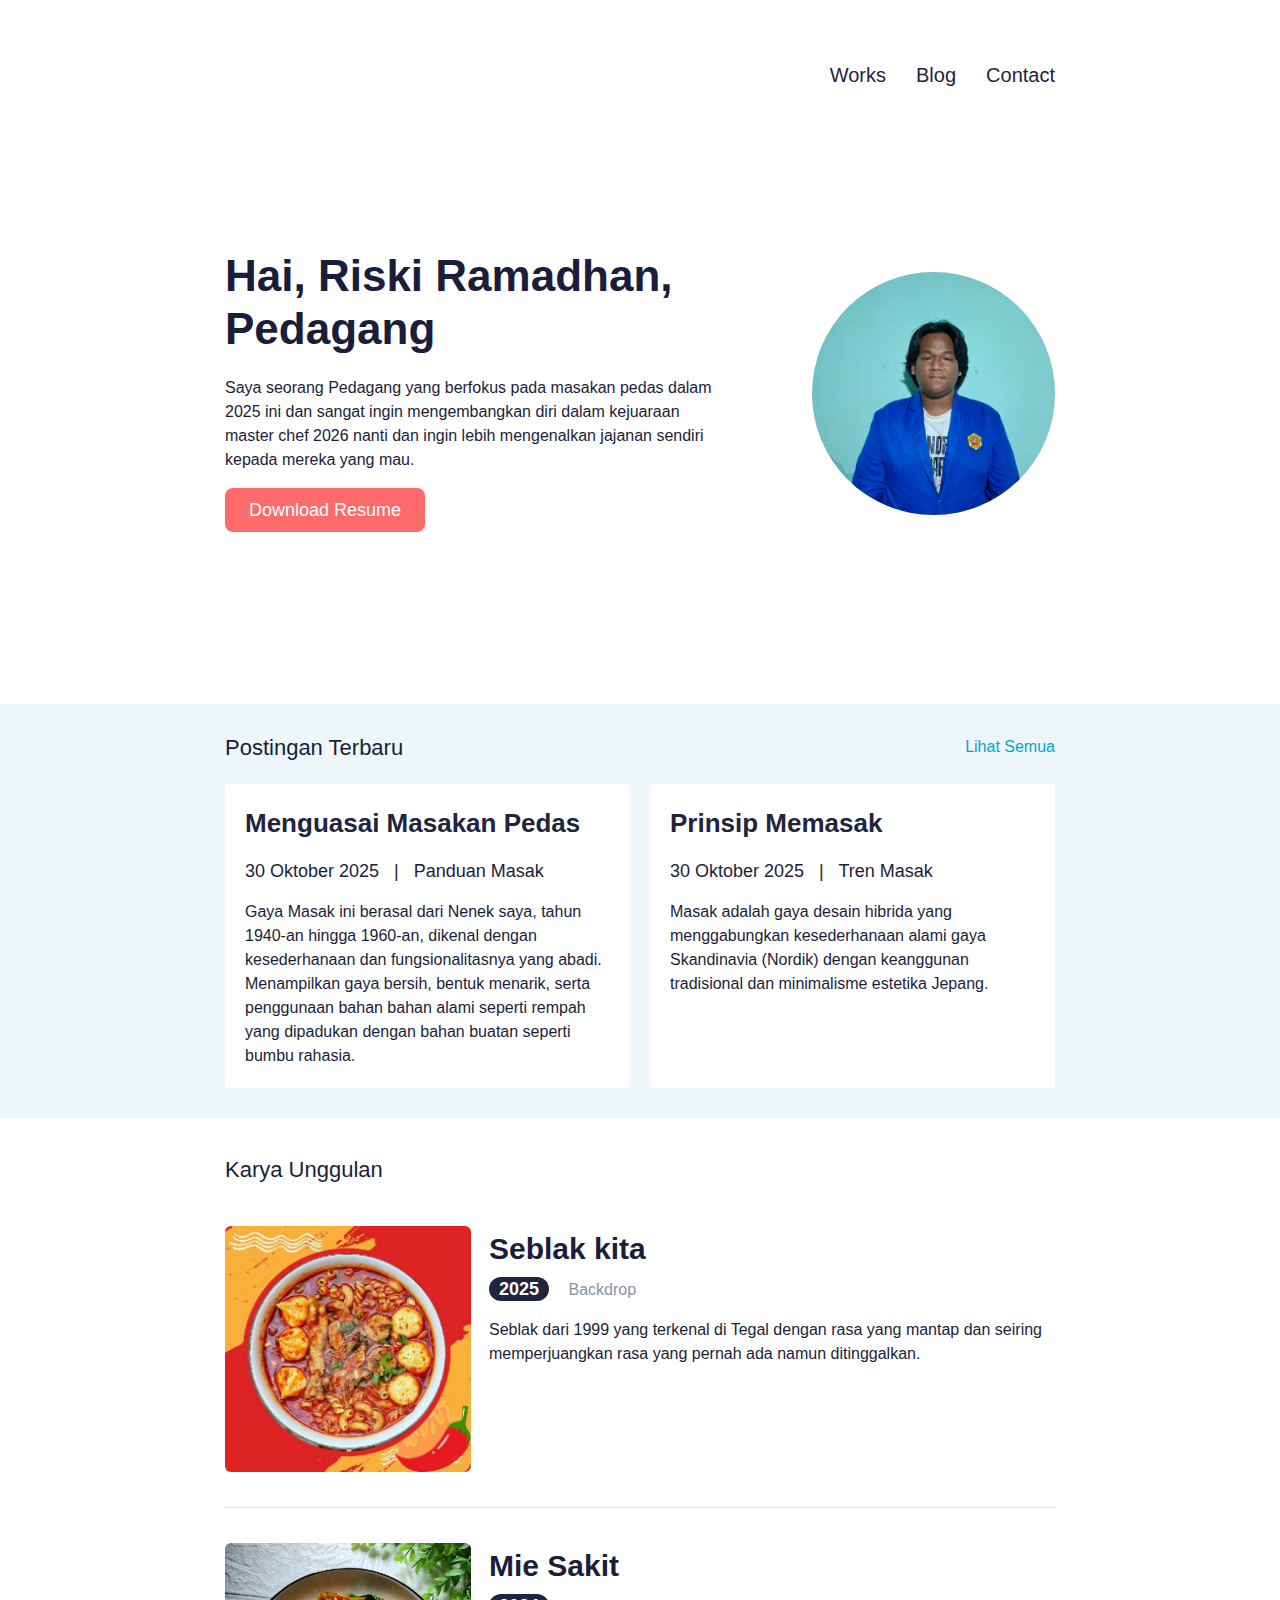
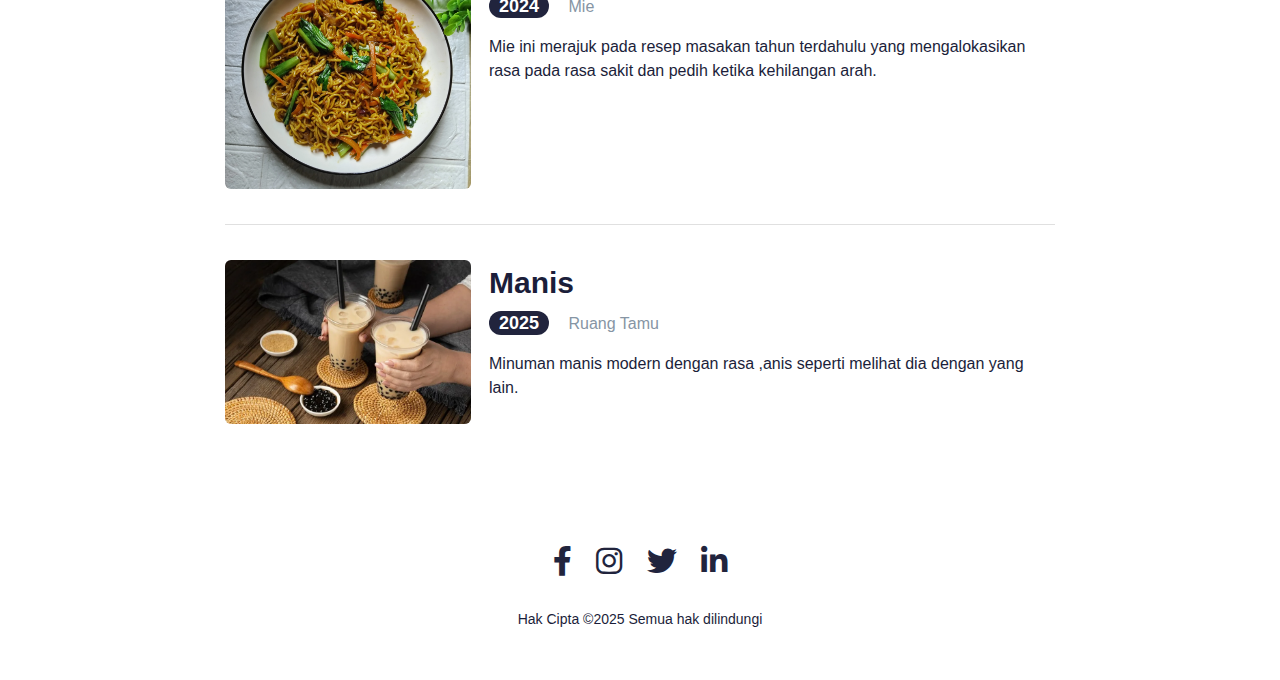
<file: index.html>
<!DOCTYPE html>
<html lang="id">
<head>
    <meta charset="UTF-8">
    <meta name="viewport" content="width=device-width, initial-scale=1.0">
    <title>Riski Ramadhan - Pedagang</title>
    <link rel="stylesheet" href="style.css">
    <link rel="stylesheet" href="https://cdnjs.cloudflare.com/ajax/libs/font-awesome/6.0.0-beta3/css/all.min.css">
</head>
<body>

    <header class="main-header">
        <div class="container">
            <nav class="main-nav">
                <ul>
                    <li><a href="works.html">Works</a></li>
                    <li><a href="blog.html">Blog</a></li>
                    <li><a href="contact.html">Contact</a></li>
                </ul>
            </nav>
        </div>
    </header>

    <main>
        <section class="hero-section container">
            <div class="hero-text">
                <h1>Hai, Riski Ramadhan,<br> Pedagang</h1>
                <p class="description">
                    Saya seorang Pedagang yang berfokus pada masakan pedas dalam 2025 ini dan sangat ingin mengembangkan diri dalam kejuaraan master chef 2026 nanti dan ingin lebih mengenalkan jajanan sendiri kepada mereka yang mau.
                </p>
                <a href="#" class="button download">Download Resume</a>
            </div>
            <div class="hero-image">
                <img src="img/kiki.jpeg" alt="dzakwan">
            </div>
        </section>

        <section class="recent-posts">
            <div class="container">
                <div class="section-header">
                    <h2>Postingan Terbaru</h2>
                    <a href="blog.html" class="view-all">Lihat Semua</a>
                </div>
                <div class="posts-grid">
                    <article class="post-card">
                        <h3><a href="single-blog.html">Menguasai Masakan Pedas</a></h3>
                        <p class="meta">30 Oktober 2025 &nbsp; | &nbsp; Panduan Masak</p>
                        <p class="excerpt">
                            Gaya Masak ini berasal dari Nenek saya, tahun 1940-an hingga 1960-an, dikenal dengan kesederhanaan
                            dan fungsionalitasnya yang abadi. Menampilkan gaya bersih, bentuk menarik, serta penggunaan bahan bahan
                            alami seperti rempah yang dipadukan dengan bahan buatan seperti bumbu rahasia.
                        </p>
                    </article>
                    <article class="post-card">
                        <h3><a href="single-blog.html">Prinsip Memasak</a></h3>
                        <p class="meta">30 Oktober 2025 &nbsp; | &nbsp; Tren Masak</p>
                        <p class="excerpt">
                            Masak adalah gaya desain hibrida yang menggabungkan kesederhanaan alami gaya Skandinavia (Nordik)
                            dengan keanggunan tradisional dan minimalisme estetika Jepang.
                        </p>
                    </article>
                </div>
            </div>
        </section>

        <section class="featured-works container">
            <h2>Karya Unggulan</h2>
            <div class="work-list">
                <article class="work-item">
                    <img src="img/111.jepg.jpeg" alt="Masak">
                    <div class="work-details">
                        <h3>Seblak kita</h3>
                        <div class="tags">
                            <span class="year">2025</span>
                            <span class="category">Backdrop</span>
                        </div>
                        <p>
                            Seblak dari 1999 yang terkenal di Tegal dengan rasa yang mantap dan seiring memperjuangkan rasa yang pernah ada namun ditinggalkan.
                        </p>
                    </div>
                </article>
                <hr>
                <article class="work-item">
                    <img src="img/mie.jpeg" alt="Masak">
                    <div class="work-details">
                        <h3>Mie Sakit</h3>
                        <div class="tags">
                            <span class="year">2024</span>
                            <span class="category">Mie</span>
                        </div>
                        <p>
                            Mie ini merajuk pada resep masakan tahun terdahulu yang mengalokasikan rasa pada rasa sakit dan pedih ketika kehilangan arah.
                        </p>
                    </div>
                </article>
                <hr>
                <article class="work-item">
                    <img src="img/341.webp" alt="Manis">
                    <div class="work-details">
                        <h3>Manis</h3>
                        <div class="tags">
                            <span class="year">2025</span>
                            <span class="category">Ruang Tamu</span>
                        </div>
                        <p>
                            Minuman manis modern dengan rasa ,anis seperti melihat dia dengan yang lain.
                        </p>
                    </div>
                </article>
            </div>
        </section>

    </main>

    <footer class="main-footer">
        <div class="container social-links">
            <a href="#"><i class="fab fa-facebook-f"></i></a>
            <a href="#"><i class="fab fa-instagram"></i></a>
            <a href="#"><i class="fab fa-twitter"></i></a>
            <a href="https://www.linkedin.com/in/eka-dzakwan-venarindra-21aa2a354/"><i class="fab fa-linkedin-in"></i></a>
        </div>
        <p class="copyright">Hak Cipta &copy;2025 Semua hak dilindungi</p>
    </footer>

</body>
</html>
</file>
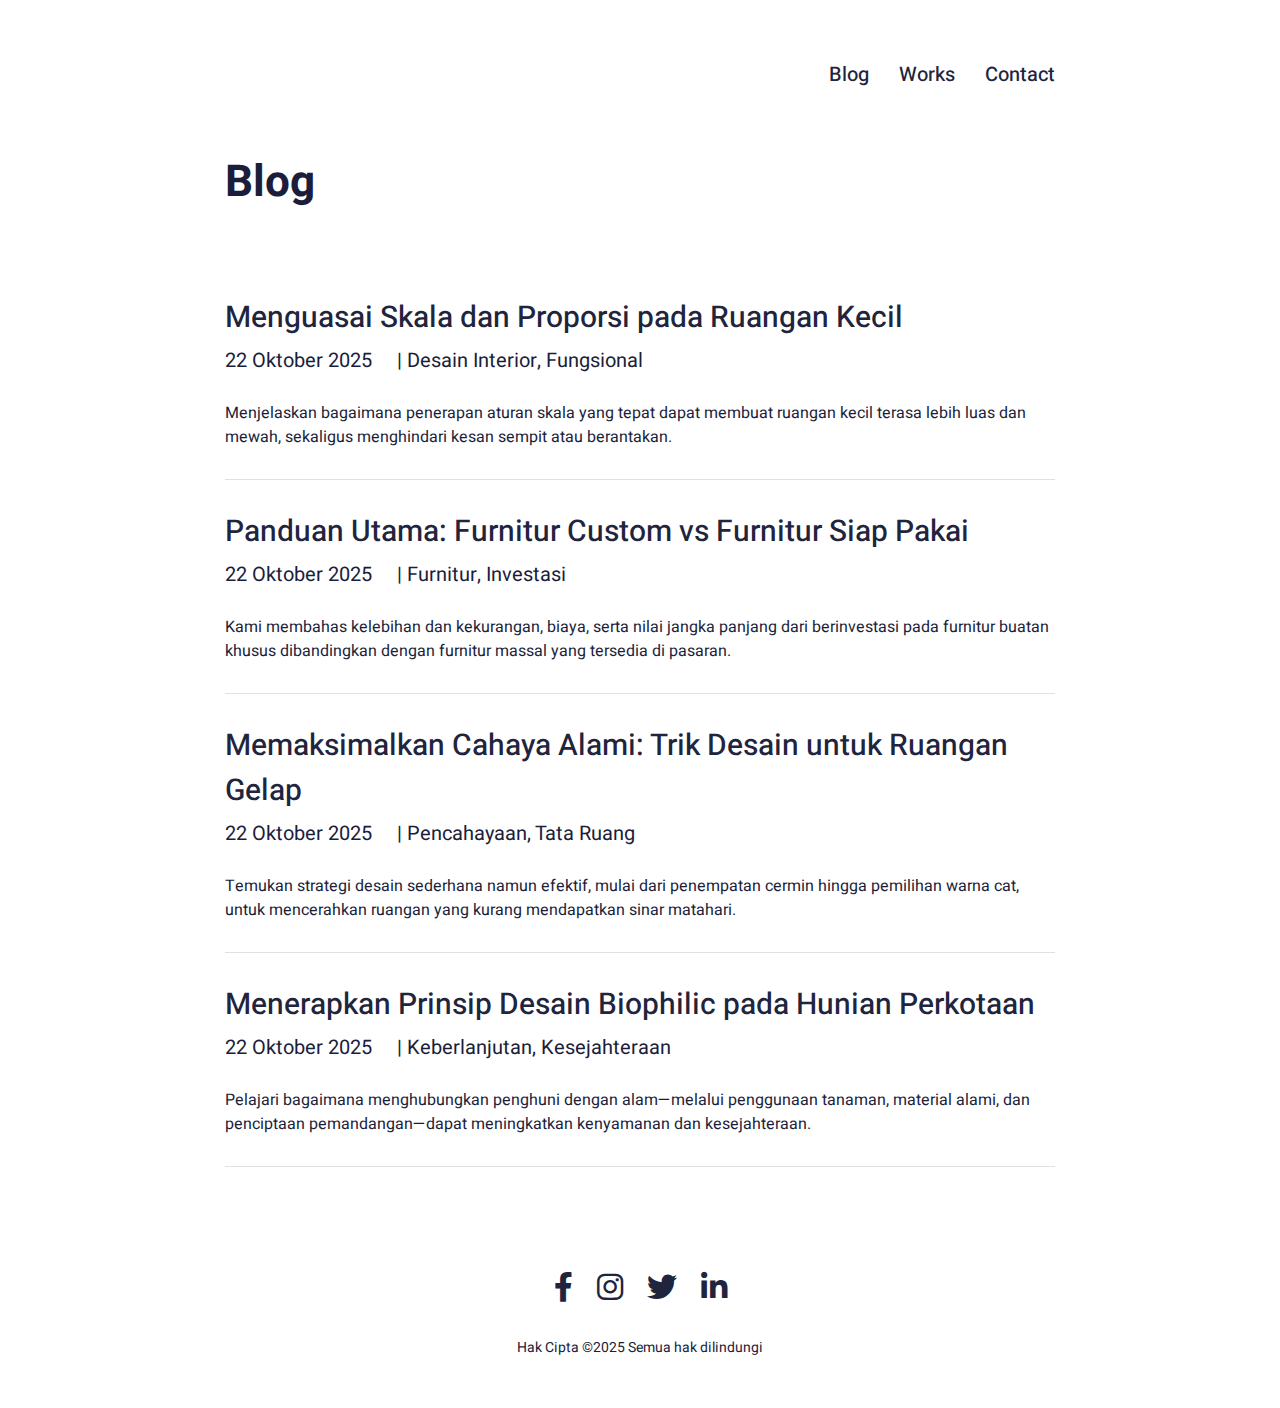
<file: blog.html>
<!DOCTYPE html>
<html lang="id">
<head>
    <meta charset="UTF-8">
    <meta name="viewport" content="width=device-width, initial-scale=1.0">
    <title>Halaman Blog</title>
    <link rel="stylesheet" href="style.css">
    <link href="https://fonts.googleapis.com/css2?family=Heebo:wght@400;500;700;900&display=swap" rel="stylesheet">
    <link rel="stylesheet" href="https://cdnjs.cloudflare.com/ajax/libs/font-awesome/6.0.0-beta3/css/all.min.css">
</head>
<body>

    <header class="main-header">
        <div class="container">
            <nav class="main-nav">
                <ul>
                    <li><a href="blog.html" class="active">Blog</a></li>
                    <li><a href="works.html">Works</a></li> 
                    <li><a href="contact.html">Contact</a></li>
                </ul>
            </nav>
        </div>
    </header>

    <main>
        <section class="blog-page-content container">
            
            <h1>Blog</h1>
            
            <div class="article-list">
                
                <article class="blog-article-item">
                    <h2><a href="single-blog.html">Menguasai Skala dan Proporsi pada Ruangan Kecil</a></h2>
                    <p class="meta">
                        <span>22 Oktober 2025</span> | <span>Desain Interior, Fungsional</span>
                    </p>
                    <p>
                        Menjelaskan bagaimana penerapan aturan skala yang tepat dapat membuat ruangan kecil terasa lebih luas dan mewah,
                        sekaligus menghindari kesan sempit atau berantakan.
                    </p>
                </article>
                <hr> 
                
                <article class="blog-article-item">
                    <h2><a href="single-blog.html">Panduan Utama: Furnitur Custom vs Furnitur Siap Pakai</a></h2>
                    <p class="meta">
                        <span>22 Oktober 2025</span> | <span>Furnitur, Investasi</span>
                    </p>
                    <p>
                        Kami membahas kelebihan dan kekurangan, biaya, serta nilai jangka panjang dari berinvestasi pada furnitur
                        buatan khusus dibandingkan dengan furnitur massal yang tersedia di pasaran.
                    </p>
                </article>
                <hr>
                
                <article class="blog-article-item">
                    <h2><a href="single-blog.html">Memaksimalkan Cahaya Alami: Trik Desain untuk Ruangan Gelap</a></h2>
                    <p class="meta">
                        <span>22 Oktober 2025</span> | <span>Pencahayaan, Tata Ruang</span>
                    </p>
                    <p>
                        Temukan strategi desain sederhana namun efektif, mulai dari penempatan cermin hingga pemilihan warna cat,
                        untuk mencerahkan ruangan yang kurang mendapatkan sinar matahari.
                    </p>
                </article>
                <hr>
                
                <article class="blog-article-item">
                    <h2><a href="single-blog.html">Menerapkan Prinsip Desain Biophilic pada Hunian Perkotaan</a></h2>
                    <p class="meta">
                        <span>22 Oktober 2025</span> | <span>Keberlanjutan, Kesejahteraan</span>
                    </p>
                    <p>
                        Pelajari bagaimana menghubungkan penghuni dengan alam—melalui penggunaan tanaman, material alami,
                        dan penciptaan pemandangan—dapat meningkatkan kenyamanan dan kesejahteraan.
                    </p>
                </article>
                <hr>
                
            </div>
        </section>
    </main>

    <footer class="main-footer" id="contact">
        <div class="container social-links">
            <a href="#"><i class="fab fa-facebook-f"></i></a>
            <a href="#"><i class="fab fa-instagram"></i></a>
            <a href="#"><i class="fab fa-twitter"></i></a>
            <a href="https://www.linkedin.com/in/eka-dzakwan-venarindra-21aa2a354/"><i class="fab fa-linkedin-in"></i></a>
        </div>
        <p class="copyright">Hak Cipta &copy;2025 Semua hak dilindungi</p>
    </footer>

</body>
</html>
</file>
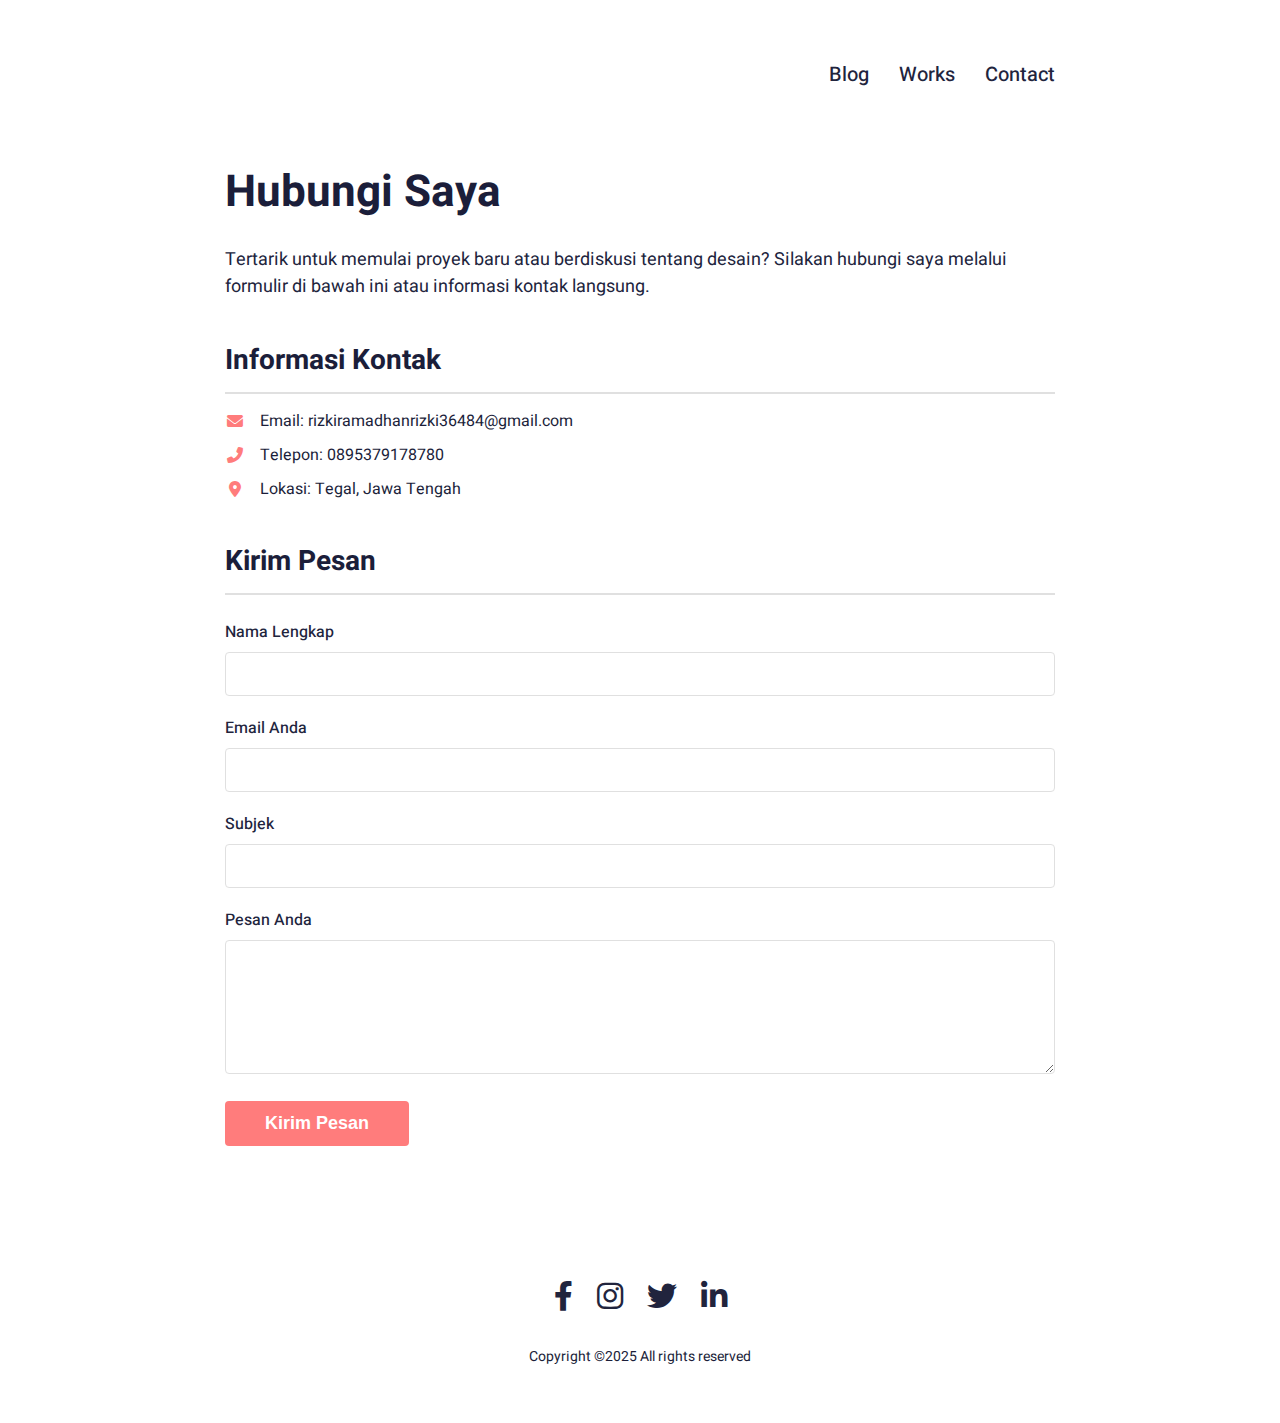
<file: contact.html>
<!DOCTYPE html>
<html lang="id">
<head>
    <meta charset="UTF-8">
    <meta name="viewport" content="width=device-width, initial-scale=1.0">
    <title>Kontak - Eka Dzakwan Venarindra</title> 
    
    <link rel="stylesheet" href="style.css">
    <link href="https://fonts.googleapis.com/css2?family=Heebo:wght@400;500;700;900&display=swap" rel="stylesheet">
    <link rel="stylesheet" href="https://cdnjs.cloudflare.com/ajax/libs/font-awesome/6.0.0-beta3/css/all.min.css">
</head>
<body>

    <header class="main-header">
        <div class="container">
            <nav class="main-nav">
                <ul>
                    <li><a href="blog.html">Blog</a></li>
                    <li><a href="works.html">Works</a></li> 
                    <li><a href="contact.html" class="active">Contact</a></li>
                </ul>
            </nav>
        </div>
    </header>

    <main>
        <section class="contact-page-content container">
            <h1>Hubungi Saya</h1>
            <p class="contact-intro">
                Tertarik untuk memulai proyek baru atau berdiskusi tentang desain? Silakan hubungi saya melalui formulir di bawah ini atau informasi kontak langsung.
            </p>

            <div class="quick-contact">
                <h2>Informasi Kontak</h2>
                <p><i class="fas fa-envelope"></i> Email: rizkiramadhanrizki36484@gmail.com</p>
                <p><i class="fas fa-phone-alt"></i> Telepon: 0895379178780</p>
                <p><i class="fas fa-map-marker-alt"></i> Lokasi: Tegal, Jawa Tengah</p>
            </div>

            <form action="#" method="POST" class="contact-form">
                <h2>Kirim Pesan</h2>
                <div class="form-group">
                    <label for="name">Nama Lengkap</label>
                    <input type="text" id="name" name="name" required>
                </div>
                
                <div class="form-group">
                    <label for="email">Email Anda</label>
                    <input type="email" id="email" name="email" required>
                </div>

                <div class="form-group">
                    <label for="subject">Subjek</label>
                    <input type="text" id="subject" name="subject" required>
                </div>
                
                <div class="form-group">
                    <label for="message">Pesan Anda</label>
                    <textarea id="message" name="message" rows="6" required></textarea>
                </div>
                
                <button type="submit" class="btn btn-primary">Kirim Pesan</button>
            </form>
        </section>
    </main>

    <footer class="main-footer" id="contact">
        <div class="container social-links">
            <a href="#"><i class="fab fa-facebook-f"></i></a>
            <a href="#"><i class="fab fa-instagram"></i></a>
            <a href="#"><i class="fab fa-twitter"></i></a>
            <a href="#"><i class="fab fa-linkedin-in"></i></a>
        </div>
        <p class="copyright">Copyright &copy;2025 All rights reserved </p>
    </footer>

</body>
</html>
</file>
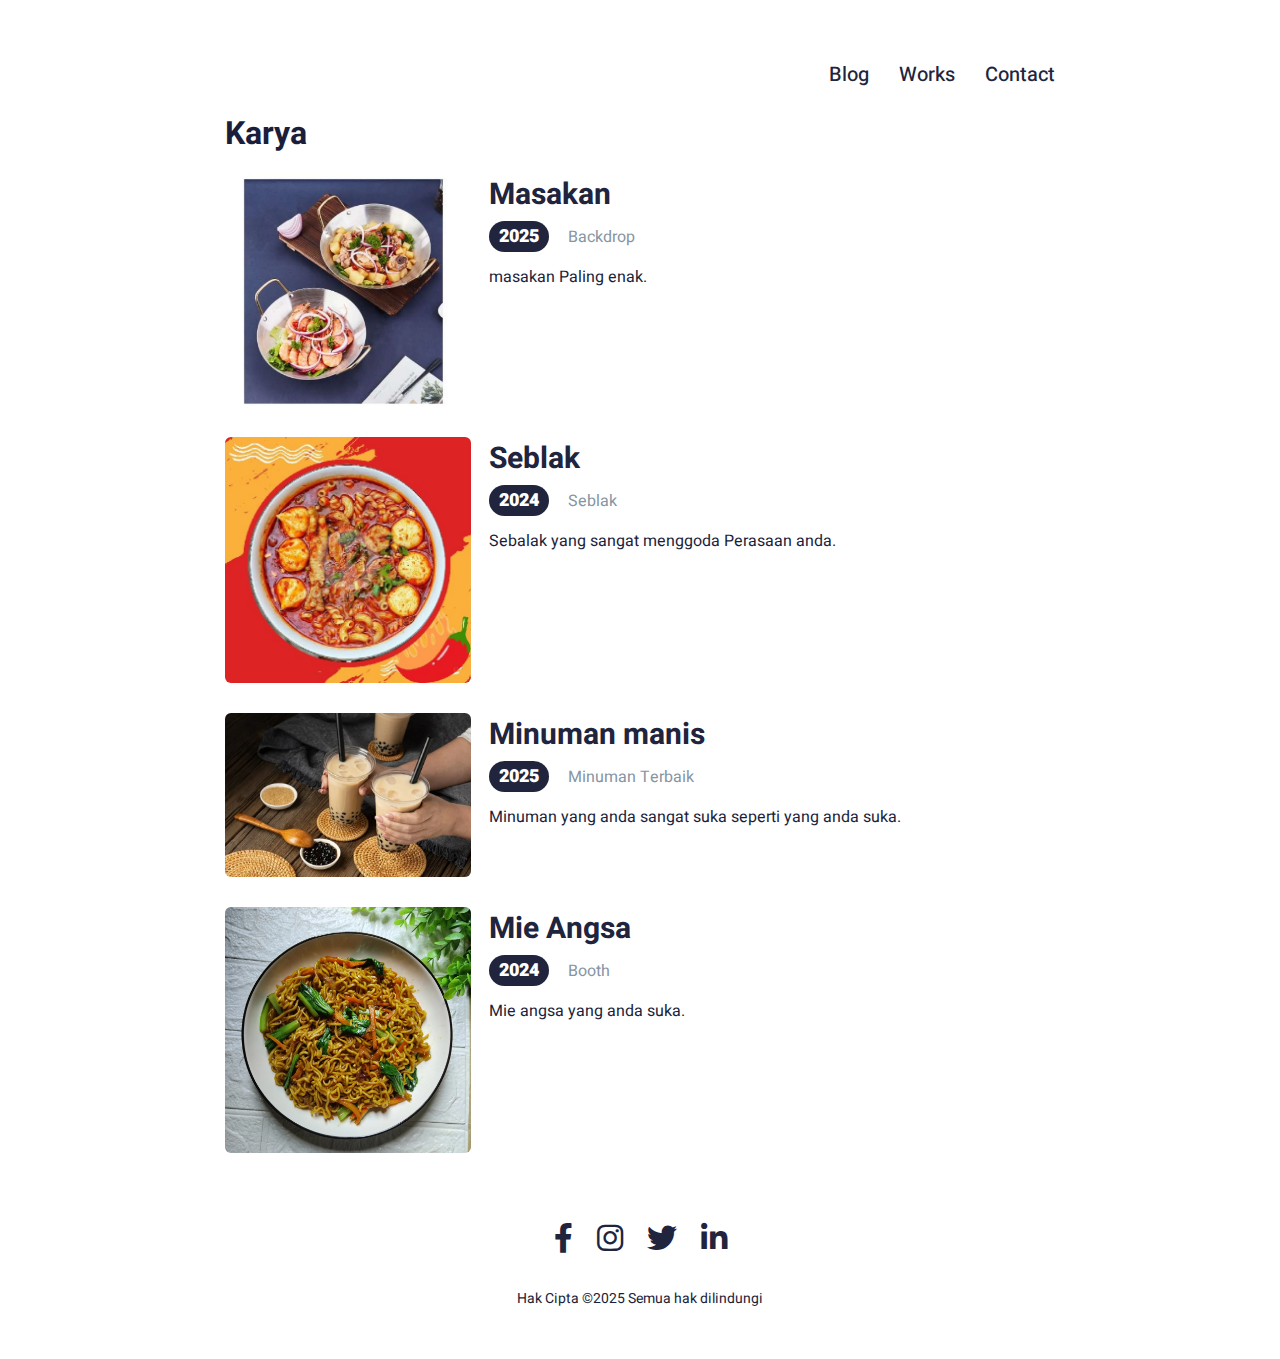
<file: works.html>
<!DOCTYPE html>
<html lang="id">
<head>
    <meta charset="UTF-8">
    <meta name="viewport" content="width=device-width, initial-scale=1.0">
    <title>Riski Ramadhan</title>
    <link rel="stylesheet" href="style.css">
    <link href="https://fonts.googleapis.com/css2?family=Heebo:wght@400;500;700;900&display=swap" rel="stylesheet">
    <link rel="stylesheet" href="https://cdnjs.cloudflare.com/ajax/libs/font-awesome/6.0.0-beta3/css/all.min.css">
</head>
<body>

    <header class="main-header">
        <div class="container">
            <nav class="main-nav">
                <ul>
                    <li><a href="blog.html">Blog</a></li>
                    <li><a href="works.html" class="active">Works</a></li>
                    <li><a href="contact.html">Contact</a></li>
                </ul>
            </nav>
        </div>
    </header>

    <main>
        <section class="work-page-content container">
            <h1>Karya</h1>
            <div class="work-list">
                
                <article class="work-item">
                    <img src="img/wajan.jpeg" alt="masak">
                    <div class="work-details">
                        <h3><a href="works_details_backdrop.html">Masakan</a></h3>
                        <div class="tags">
                            <span class="year">2025</span>
                            <span class="category">Backdrop</span>
                        </div>
                        <p>masakan Paling enak.
                        </p>
                    </div>
                </article> 
                
                <article class="work-item">
                    <img src="img/111.jepg.jpeg" alt="Minibar">
                    <div class="work-details">
                        <h3><a href="works_details.html">Seblak</a></h3>
                        <div class="tags">
                            <span class="year">2024</span>
                            <span class="category">Seblak</span>
                        </div>
                        <p>Sebalak yang sangat menggoda Perasaan anda.
                        </p>
                    </div>
                </article>
                
                <article class="work-item">
                    <img src="img/341.webp" alt="Ruang Tamu Kontemporer">
                    <div class="work-details">
                        <h3><a href="works_details_living.html">Minuman manis</a></h3>
                        <div class="tags">
                            <span class="year">2025</span>
                            <span class="category">Minuman Terbaik</span>
                        </div>
                        <p>Minuman yang anda sangat suka seperti yang anda suka.
                        </p>
                    </div>
                </article>
                
                <article class="work-item">
                    <img src="img/mie.jpeg" alt="Booth Makanan">
                    <div class="work-details">
                        <h3><a href="works_details_booth.html">Mie Angsa</a></h3>
                        <div class="tags">
                            <span class="year">2024</span>
                            <span class="category">Booth</span>
                        </div>
                        <p>Mie angsa yang anda suka.
                        </p>
                    </div>
                </article>
                
            </div>
        </section>
    </main>

    <footer class="main-footer" id="contact">
        <div class="container social-links">
            <a href="#"><i class="fab fa-facebook-f"></i></a>
            <a href="#"><i class="fab fa-instagram"></i></a>
            <a href="#"><i class="fab fa-twitter"></i></a>
            <a href="https://www.linkedin.com/in/eka-dzakwan-venarindra-21aa2a354/"><i class="fab fa-linkedin-in"></i></a>
        </div>
        <p class="copyright">Hak Cipta &copy;2025 Semua hak dilindungi</p>
    </footer>

</body>
</html>
</file>
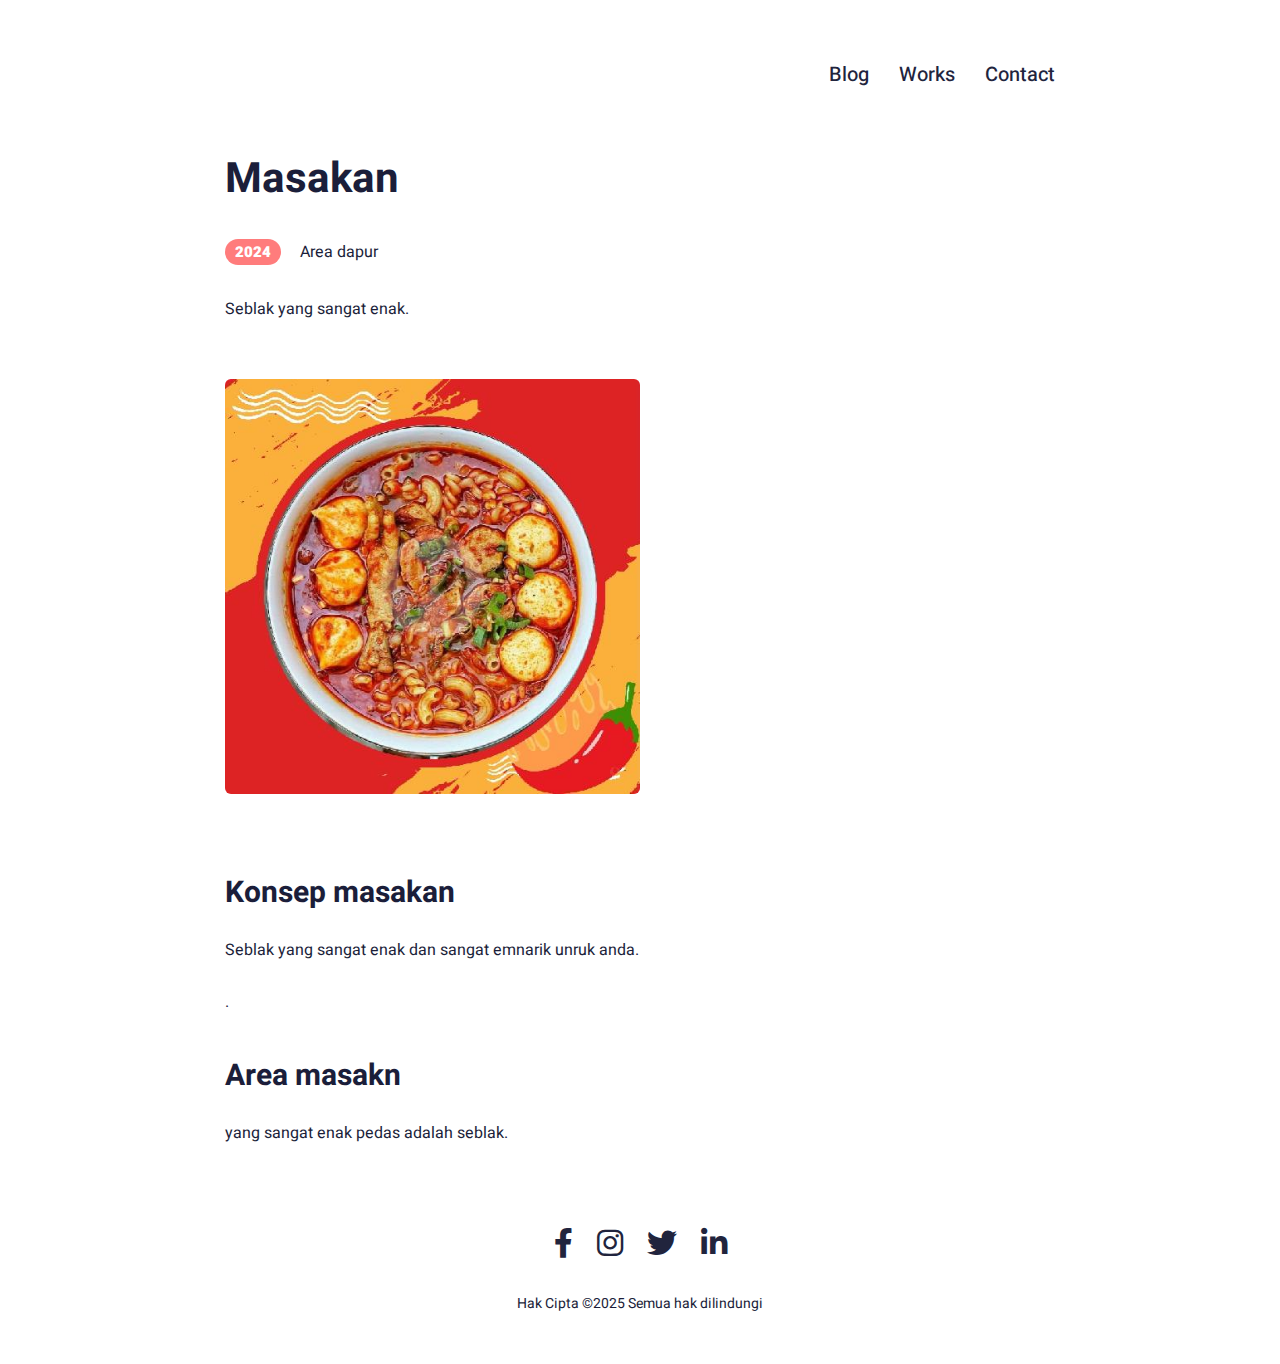
<file: works_details.html>
<!DOCTYPE html>
<html lang="id"> 
<head>
    <meta charset="UTF-8">
    <meta name="viewport" content="width=device-width, initial-scale=1.0">
    <title>Masakan</title> 
    <link rel="stylesheet" href="style.css">
    <link href="https://fonts.googleapis.com/css2?family=Heebo:wght@400;500;700;900&display=swap" rel="stylesheet">
    <link rel="stylesheet" href="https://cdnjs.cloudflare.com/ajax/libs/font-awesome/6.0.0-beta3/css/all.min.css">
</head>
<body>

    <header class="main-header">
        <div class="container">
            <nav class="main-nav">
                <ul>
                    <li><a href="blog.html">Blog</a></li>
                    <li><a href="works.html" class="active">Works</a></li> 
                    <li><a href="contact.html">Contact</a></li>
                </ul>
            </nav>
        </div>
    </header>

    <main>
        <article class="single-work container">
            
            <header class="work-detail-header">
                <h1>Masakan</h1>
                <div class="tags">
                    <span class="year">2024</span>
                    Area dapur
                </div>
            </header>
            
            <section class="work-detail-content">
                <p>
                    Seblak yang sangat enak.
                </p>

                <img src="img/111.jepg.jpeg" alt="Tampilan Desain Minibar Minimalis">

                <h2>Konsep masakan</h2>
                <p>
                    Seblak yang sangat enak dan sangat emnarik unruk anda.
                
                <div class=>

                </div>.
                </p>

                <h2> Area masakn</h2>
                <p>
                    yang sangat enak pedas adalah seblak.
                </p>
                
            </section>
        </article>
    </main>

    <footer class="main-footer" id="contact">
        <div class="container social-links">
            <a href="#"><i class="fab fa-facebook-f"></i></a>
            <a href="#"><i class="fab fa-instagram"></i></a>
            <a href="#"><i class="fab fa-twitter"></i></a>
            <a href="https://www.linkedin.com/in/eka-dzakwan-venarindra-21aa2a354/"><i class="fab fa-linkedin-in"></i></a>
        </div>
        <p class="copyright">Hak Cipta &copy;2025 Semua hak dilindungi</p>
    </footer>

</body>
</html>
</file>
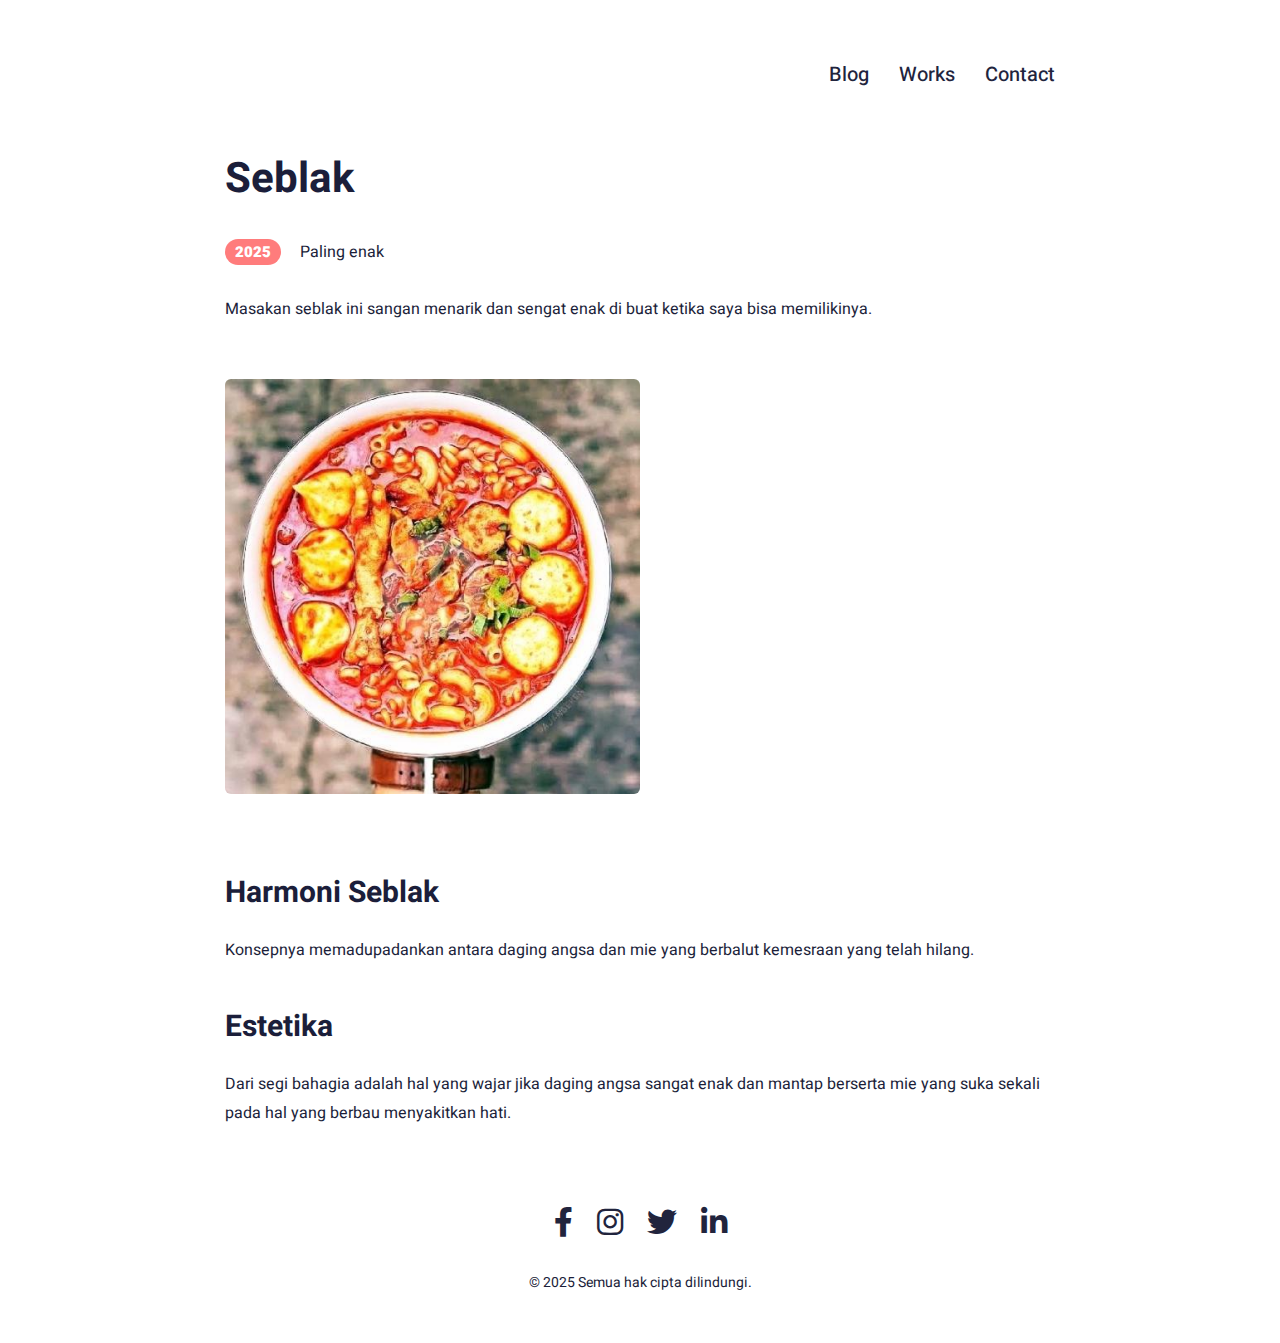
<file: works_details_backdrop.html>
<!DOCTYPE html>
<html lang="id">
<head>
    <meta charset="UTF-8">
    <meta name="viewport" content="width=device-width, initial-scale=1.0">
    <title>Masakan pedas </title>

    <link rel="stylesheet" href="style.css">
    <link href="https://fonts.googleapis.com/css2?family=Heebo:wght@400;500;700;900&display=swap" rel="stylesheet">
    <link rel="stylesheet" href="https://cdnjs.cloudflare.com/ajax/libs/font-awesome/6.0.0-beta3/css/all.min.css">
</head>
<body>

    <!-- Header -->
    <header class="main-header">
        <div class="container">
            <nav class="main-nav">
                <ul>
                    <li><a href="blog.html">Blog</a></li>
                    <li><a href="works.html" class="active">Works</a></li>
                    <li><a href="contact.html">Contact</a></li>
                </ul>
            </nav>
        </div>
    </header>

    <!-- Konten Utama -->
    <main>
        <article class="single-work container">

            <header class="work-detail-header">
                <h1>Seblak</h1>
                <div class="tags">
                    <span class="year">2025</span>
                    <span class="category">Paling enak</span>
                </div>
            </header>

            <section class="work-detail-content">
                <p>
                    Masakan seblak ini sangan menarik dan sengat enak di buat ketika saya bisa memilikinya.
                </p>

                <img src="img/44a1414.jpeg" alt="Seblak">

                <h2>Harmoni Seblak</h2>
                <p>
                    Konsepnya memadupadankan antara daging angsa dan mie yang berbalut kemesraan yang telah hilang.
                </p>

                <h2>Estetika</h2>
                <p>
                    Dari segi bahagia adalah hal yang wajar jika daging angsa sangat enak dan mantap berserta mie yang suka sekali pada hal yang berbau menyakitkan hati.
                </p>
            </section>

        </article>
    </main>

    <!-- Footer -->
    <footer class="main-footer">
        <div class="container social-links">
            <a href="#"><i class="fab fa-facebook-f"></i></a>
            <a href="#"><i class="fab fa-instagram"></i></a>
            <a href="#"><i class="fab fa-twitter"></i></a>
            <a href="#"><i class="fab fa-linkedin-in"></i></a>
        </div>
        <p class="copyright">
            &copy; 2025 Semua hak cipta dilindungi.
        </p>
    </footer>

</body>
</html>
</file>
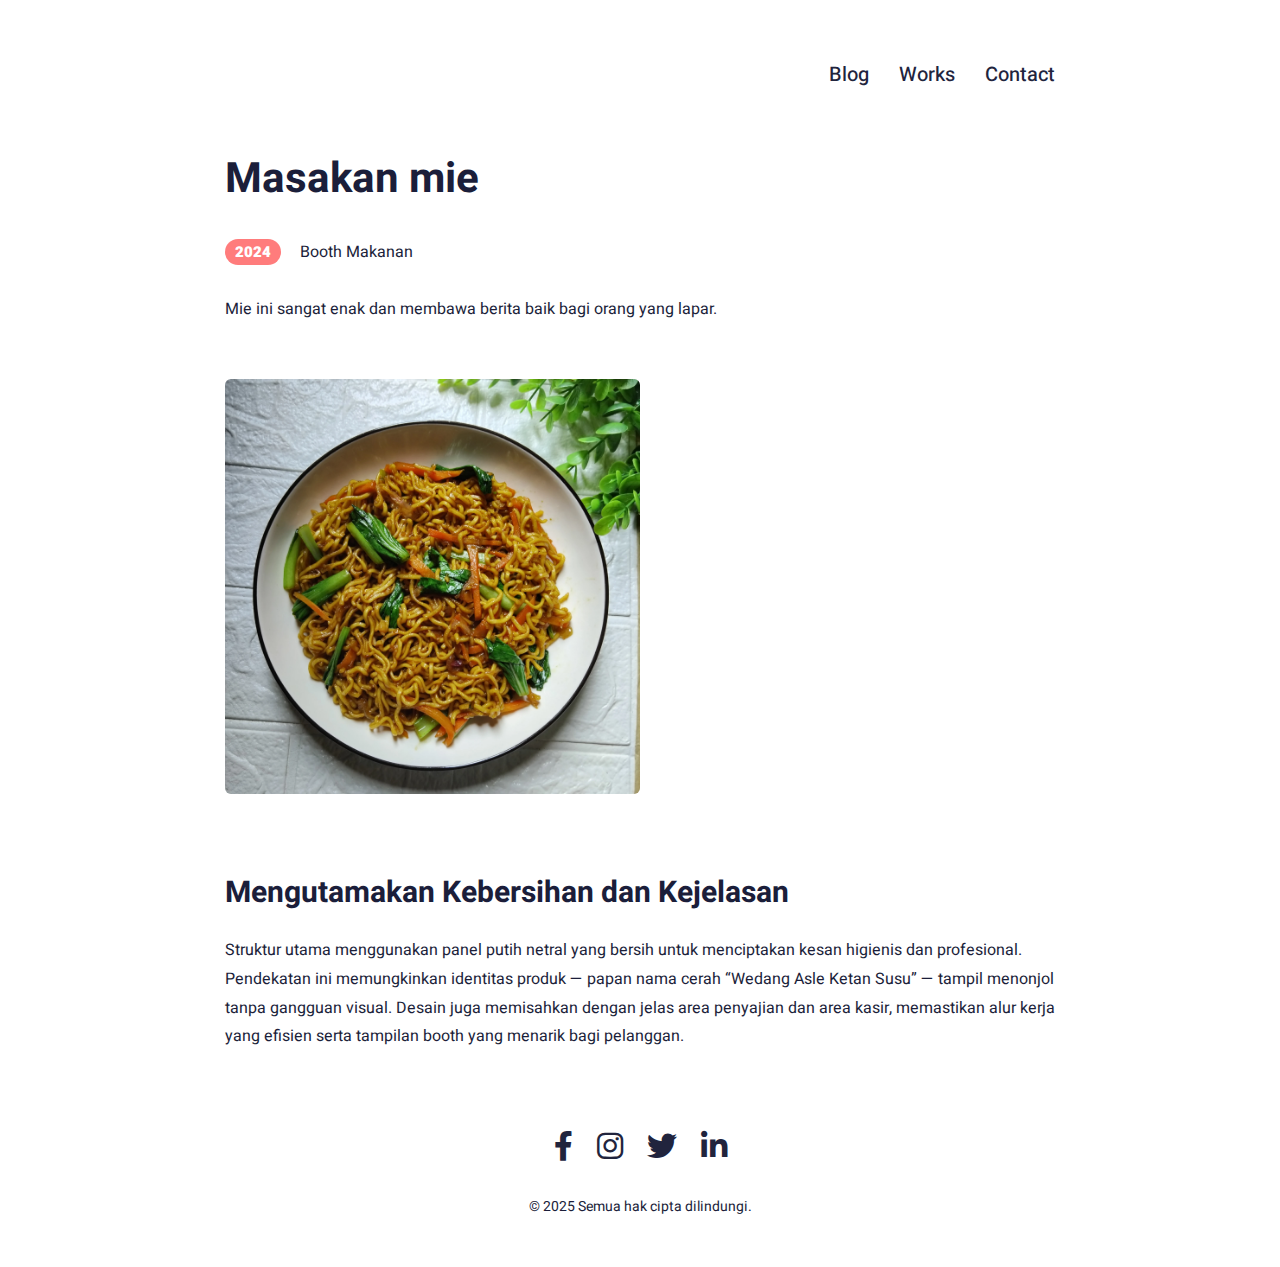
<file: works_details_booth.html>
<!DOCTYPE html>
<html lang="id">
<head>
    <meta charset="UTF-8">
    <meta name="viewport" content="width=device-width, initial-scale=1.0">
    <title>Masak</title>

    <link rel="stylesheet" href="style.css">
    <link href="https://fonts.googleapis.com/css2?family=Heebo:wght@400;500;700;900&display=swap" rel="stylesheet">
    <link rel="stylesheet" href="https://cdnjs.cloudflare.com/ajax/libs/font-awesome/6.0.0-beta3/css/all.min.css">
</head>
<body>

    <!-- Header -->
    <header class="main-header">
        <div class="container">
            <nav class="main-nav">
                <ul>
                    <li><a href="blog.html">Blog</a></li>
                    <li><a href="works.html" class="active">Works</a></li>
                    <li><a href="contact.html">Contact</a></li>
                </ul>
            </nav>
        </div>
    </header>

    <!-- Konten Utama -->
    <main>
        <article class="single-work container">

            <header class="work-detail-header">
                <h1>Masakan mie</h1>
                <div class="tags">
                    <span class="year">2024</span>
                    <span class="category">Booth Makanan</span>
                </div>
            </header>

            <section class="work-detail-content">
                <p>
                    Mie ini sangat enak dan membawa berita baik bagi orang yang lapar.
                </p>

                <img src="img/mie.jpeg" alt="Tampilan Desain Booth Makanan Komersial">

                <h2>Mengutamakan Kebersihan dan Kejelasan</h2>
                <p>
                    Struktur utama menggunakan panel putih netral yang bersih untuk menciptakan kesan higienis dan profesional.
                    Pendekatan ini memungkinkan identitas produk — papan nama cerah “Wedang Asle Ketan Susu” — tampil menonjol tanpa gangguan visual.
                    Desain juga memisahkan dengan jelas area penyajian dan area kasir, memastikan alur kerja yang efisien serta tampilan booth yang menarik bagi pelanggan.
                </p>
            </section>

        </article>
    </main>

    <!-- Footer -->
    <footer class="main-footer">
        <div class="container social-links">
            <a href="#"><i class="fab fa-facebook-f"></i></a>
            <a href="#"><i class="fab fa-instagram"></i></a>
            <a href="#"><i class="fab fa-twitter"></i></a>
            <a href="https://www.linkedin.com/in/eka-dzakwan-venarindra-21aa2a354/"><i class="fab fa-linkedin-in"></i></a>
        </div>
        <p class="copyright">
            &copy; 2025 Semua hak cipta dilindungi.
        </p>
    </footer>

</body>
</html>
</file>
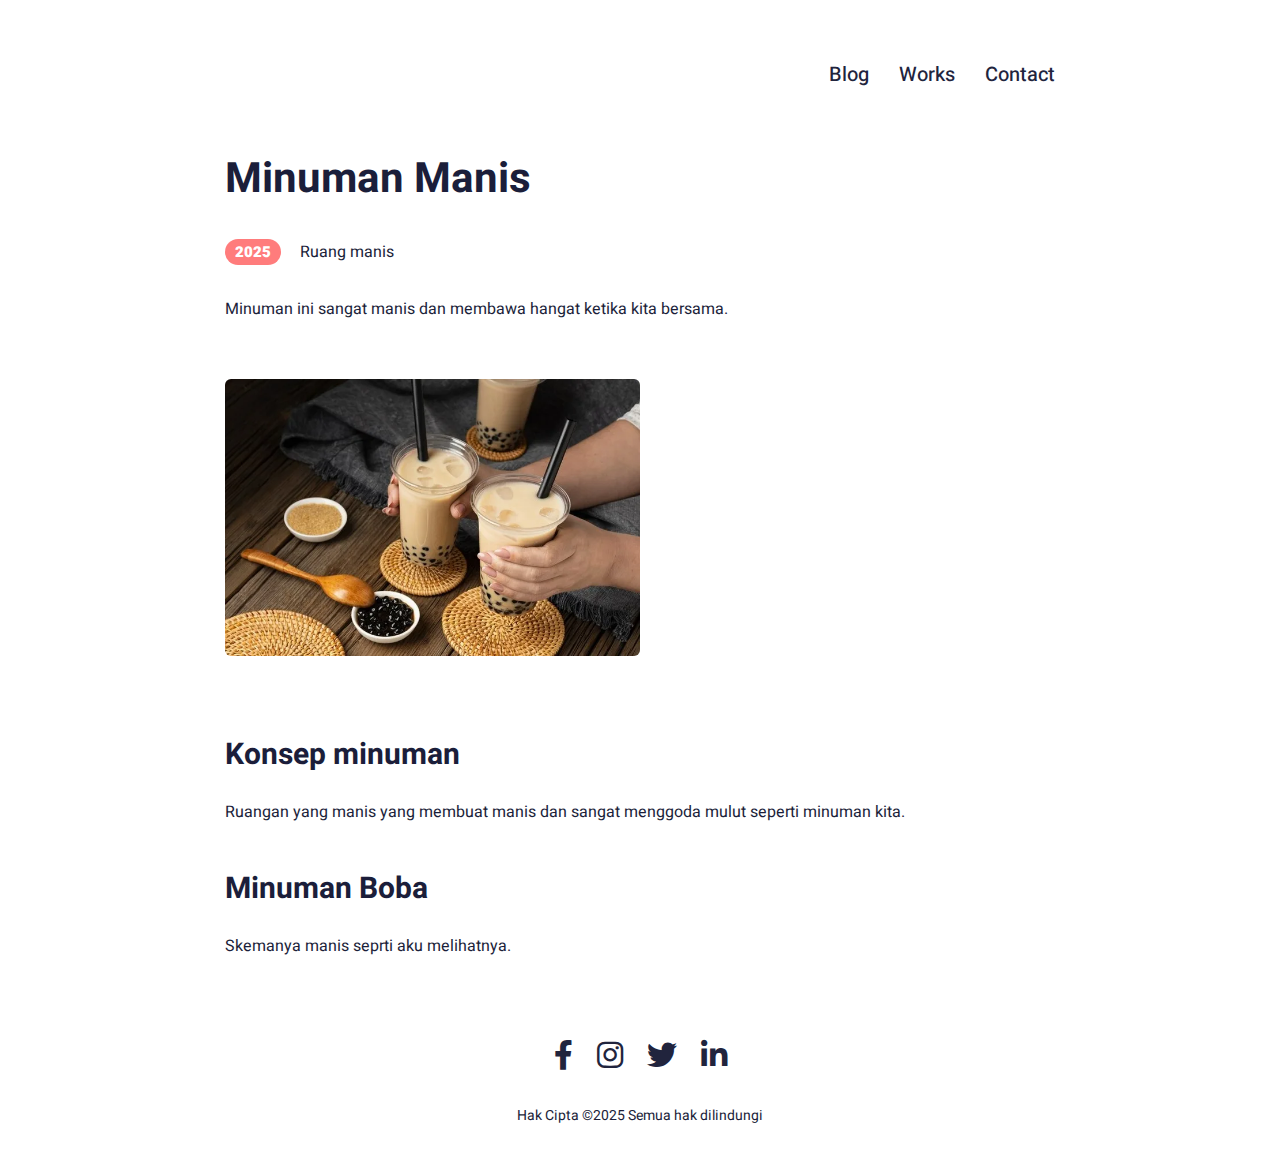
<file: works_details_living.html>
<!DOCTYPE html>
<html lang="id">
<head>
    <meta charset="UTF-8">
    <meta name="viewport" content="width=device-width, initial-scale=1.0">
    <title>Mie</title> 
    
    <link rel="stylesheet" href="style.css">
    <link href="https://fonts.googleapis.com/css2?family=Heebo:wght@400;500;700;900&display=swap" rel="stylesheet">
    <link rel="stylesheet" href="https://cdnjs.cloudflare.com/ajax/libs/font-awesome/6.0.0-beta3/css/all.min.css">
</head>
<body>

    <header class="main-header">
        <div class="container">
            <nav class="main-nav">
                <ul>
                    <li><a href="blog.html">Blog</a></li>
                    <li><a href="works.html" class="active">Works</a></li> 
                    <li><a href="contact.html">Contact</a></li>
                </ul>
            </nav>
        </div>
    </header>

    <main>
        <article class="single-work container">
            
            <header class="work-detail-header">
                <h1>Minuman Manis</h1>
                <div class="tags">
                    <span class="year">2025</span>
                    Ruang manis
                </div>
            </header>
            
            <section class="work-detail-content">
                <p>
                    Minuman ini sangat manis dan membawa hangat ketika kita bersama.
                </p>

                <img src="img/341.webp" alt="Tampilan Desain Ruang Tamu Kontemporer">

                <h2>Konsep minuman</h2>
                <p>
                    Ruangan yang manis yang membuat manis dan sangat menggoda mulut seperti minuman kita.
                </p>

                <h2>Minuman Boba</h2>
                <p>
                    Skemanya manis seprti aku melihatnya.
                </p>
                
            </section>
        </article>
    </main>

    <footer class="main-footer" id="contact">
        <div class="container social-links">
            <a href="#"><i class="fab fa-facebook-f"></i></a>
            <a href="#"><i class="fab fa-instagram"></i></a>
            <a href="#"><i class="fab fa-twitter"></i></a>
            <a href="https://www.linkedin.com/in/eka-dzakwan-venarindra-21aa2a354/"><i class="fab fa-linkedin-in"></i></a>
        </div>
        <p class="copyright">Hak Cipta &copy;2025 Semua hak dilindungi</p>
    </footer>

</body>
</html>
</file>
<file: style.css>
* {
    box-sizing: border-box;
    margin: 0;
    padding: 0;
}

body {
    font-family: 'Heebo', sans-serif; 
    line-height: 1.5;
    color: #1b1e3a; 
    font-size: 16px; 
}

a {
    text-decoration: none;
    color: #21243D;
    transition: color 0.3s;
}

ul {
    list-style: none;
}

.container {
    max-width: 860px; /* Sesuaikan dengan lebar konten efektif di Figma */
    margin: 0 auto;
    padding: 0 15px; /* Padding samping untuk ruang bernapas */
}

/* ======================== 1. HEADER dan NAVIGASI ======================== */
.main-header {
    padding-top: 20px;
    padding-bottom: 20px;
}

.main-nav ul {
    display: flex;
    justify-content: flex-end; 
    gap: 30px;
}

.main-nav a {
    font-weight: 500;
    font-size: 20px; 
}

/* ======================== 2. HERO SECTION (CSS GRID) ======================== */

.hero-section {
    padding-top: 30px; 
    padding-bottom: 70px; 
    text-align: center; 
}

.hero-image img {
    width: 150px; 
    height: 150px;
    border-radius: 50%;
    object-fit: cover;
    margin-top: 20px;
}

.hero-text h1 {
    font-size: 32px; 
    font-weight: 700;
    line-height: 1.2;
    margin-bottom: 20px;
}

.hero-text .description {
    margin-bottom: 25px;
}

/* Tombol */
.button.download{
    background-color: #ff6b6b;
    color: white;
    border: none;
    padding: 12px 24px;
    font-size: 18px;
    border-radius: 8px;
    cursor: pointer;
    margin-top: 30px;
}

/* ======================== 3. RECENT POSTS (CSS GRID) ======================== */

.recent-posts {
    background-color: #EDF7FA; 
    padding-top: 7px; 
    padding-bottom: 30px;
}

.recent-posts .section-header {
    display: flex;
    justify-content: space-between;
    align-items: center;
    padding: 20px 0;
}

.recent-posts h2 {
    font-size: 22px;
    font-weight: 400; 
}

.recent-posts .view-all {
    color: #00A8CC; /* Warna biru */
    font-size: 16px;
    font-weight: 400;
}

.posts-grid {
    display: grid;
    grid-template-columns: 1fr; 
    gap: 15px; 
}

.post-card {
    background-color: white;
    padding: 20px;
    border-radius: 4px;
}

.post-card h3 a {
    font-size: 26px;
    font-weight: 700;
    display: block;
    margin-bottom: 15px;
}

.post-card .meta {
    font-size: 18px;
    margin-bottom: 15px;
}

/* ======================== 4. FEATURED WORKS ======================== */

.featured-works {
    padding-top: 35px;
    padding-bottom: 50px;
}

.featured-works h2 {
    font-size: 22px;
    font-weight: 400;
    margin-bottom: 25px;
}

.work-item {
    display: grid;
    grid-template-columns: 1fr;
    gap: 15px;
    padding: 15px 0;
}

.work-item img {
    width: 100%;
    height: auto;
    border-radius: 6px;
}

.work-details h3 {
    font-size: 30px;
    font-weight: 700;
    margin-bottom: 5px;
}

.work-details .tags {
    margin-bottom: 15px;
}

.work-details .year {
    background-color: #21243D;
    color: white;
    padding: 2px 10px;
    border-radius: 16px;
    font-weight: 900;
    font-size: 18px;
    margin-right: 15px;
}

.work-details .category {
    color: #8695A4;
}

hr {
    border: none;
    border-top: 1px solid #E0E0E0;
    margin: 20px 0;
}

/* ======================== 5. FOOTER ======================== */
.main-footer {
    text-align: center;
    padding: 50px 0;
}

.social-links a {
    font-size: 30px;
    margin: 0 10px;
    color: #21243D;
}

.copyright {
    font-size: 14px;
    margin-top: 25px;
}

/* ======================== 6. MEDIA QUERY (Responsif ke Desktop) ======================== */

@media (min-width: 769px) {

    .main-header {
        padding-top: 60px; 
    }
    
    .hero-section {
        display: grid;
        grid-template-columns: 1fr auto; 
        gap: 100px;
        align-items: center;
        text-align: left; 
        padding-top: 140px;
        padding-bottom: 180px;
    }

    .hero-image {
        order: 2; 
    }

    .hero-text {
        order: 1; /* Pindah teks ke kolom pertama (kiri) */
    }

    .hero-image img {
        width: 243px; /* Ukuran foto di desktop */
        height: 243px;
        margin-bottom: 0;
    }

    .hero-text h1 {
        font-size: 44px; /* Ukuran H1 di desktop */
    }

    /* RECENT POSTS */
    .recent-posts .view-all {
        display: block; /* Munculkan "View all" di desktop */
    }

    /* Posts Grid menjadi 2 kolom */
    .posts-grid {
        grid-template-columns: 1fr 1fr;
        gap: 20px;
    }
    
    /* FEATURED WORKS (CSS GRID untuk item) */
    .work-item {
        grid-template-columns: 246px 1fr; /* Gambar (lebar tetap) | Detail (sisanya) */
        gap: 18px;
    }

}


/* ======================== BLOG PAGE (OVERRIDE) ======================== */

.blog-page-content {
    padding-top: 40px; /* Sedikit lebih banyak padding atas */
    padding-bottom: 50px;
}

/* Judul Halaman Blog */
.blog-page-content h1 {
    font-size: 30px; 
    font-weight: 700;
    margin-bottom: 50px;
}

/* Gaya untuk setiap item artikel di daftar blog */
.blog-article-item {
    padding: 30px 0; /* Jarak atas dan bawah antar artikel */
}

/* Judul Artikel */
.blog-article-item h2 a {
    font-size: 26px; /* Ukuran font H2 di Mobile */
    font-weight: 500; /* Font lebih ringan dari H1 */
    color: #21243D;
    display: block;
    margin-bottom: 5px; /* Jarak antara judul dan meta info */
}

/* Meta info (Tanggal dan Kategori) */
.blog-article-item .meta {
    font-size: 20px; /* Ukuran font meta */
    margin-bottom: 25px; /* Jarak antara meta info dan paragraf */
}

.blog-article-item .meta span:first-child {
    margin-right: 20px;
}

.blog-article-item p {
    line-height: 1.5;
    margin-bottom: 0;
}

.article-list hr {
    border: none;
    border-top: 1px solid #E0E0E0;
    margin: 0;
}

@media (min-width: 769px) {
    .blog-page-content h1 {
        font-size: 44px; 
    }
    
    .blog-article-item h2 a {
        font-size: 30px; 
    }
}

/* ======================== 6. SINGLE WORK DETAIL (Sama seperti Single Blog) ======================== */

.work-detail-header {
    padding-top: 40px;
    padding-bottom: 30px;
}

.work-detail-header h1 {
    font-size: 34px; 
    font-weight: 700;
    line-height: 1.4;
    margin-bottom: 30px;
}

.work-detail-header .tags .year {
    background-color: #FF7C7C; 
    color: white;
    padding: 2px 10px;
    border-radius: 16px;
    font-weight: 900;
    font-size: 15px;
    margin-right: 15px;
    display: inline-block;
}

.work-detail-content p {
    margin-bottom: 25px;
    line-height: 1.8;
}

.work-detail-content img {
    width: 50%;
    height: auto;
    border-radius: 6px;
    margin: 30px 0;
}

.work-detail-content h2 {
    font-size: 30px;
    font-weight: 700;
    margin-top: 40px;
    margin-bottom: 20px;
}

/* ======================== 8. MEDIA QUERY (Responsif ke Desktop) ======================== */
@media (min-width: 769px) {
    
    .work-detail-header h1 {
        font-size: 42px; 
    }
}

.contact-page-content {
    padding-top: 50px;
    padding-bottom: 80px;
}

.contact-page-content h1 {
    font-size: 40px;
    font-weight: 700;
    margin-bottom: 20px;
}

.contact-intro {
    font-size: 18px;
    margin-bottom: 40px;
    color: #21243D;
}

/* QUICK CONTACT INFO */
.quick-contact {
    margin-bottom: 40px;
}

.quick-contact h2 {
    font-size: 28px;
    font-weight: 700;
    margin-bottom: 15px;
    border-bottom: 2px solid #E0E0E0; /* Garis pemisah */
    padding-bottom: 10px;
}

.quick-contact p {
    font-size: 16px;
    margin-bottom: 10px;
    display: flex; /* Untuk menyelaraskan ikon dan teks */
    align-items: center;
}

.quick-contact i {
    color: #FF7C7C; 
    margin-right: 15px;
    width: 20px;
    text-align: center;
}


/* CONTACT FORM STYLES */
.contact-form h2 {
    font-size: 28px;
    font-weight: 700;
    margin-bottom: 25px;
    border-bottom: 2px solid #E0E0E0; 
    padding-bottom: 10px;
}

.form-group {
    margin-bottom: 20px;
}

.contact-form label {
    display: block; 
    font-weight: 500;
    margin-bottom: 8px;
    color: #21243D;
}

.contact-form input[type="text"],
.contact-form input[type="email"],
.contact-form textarea {
    width: 100%;
    padding: 12px 15px;
    border: 1px solid #E0E0E0;
    border-radius: 4px;
    box-sizing: border-box; 
    font-size: 16px;
    transition: border-color 0.3s;
}

.contact-form textarea {
    resize: vertical; 
}

.contact-form input:focus,
.contact-form textarea:focus {
    border-color: #FF7C7C; 
    outline: none;
}

.contact-form button.btn-primary {
    background-color: #FF7C7C;
    color: white;
    padding: 12px 25px;
    border: none;
    border-radius: 4px;
    font-size: 18px;
    font-weight: 700;
    cursor: pointer;
    transition: background-color 0.3s;
    width: 100%; /* Lebar penuh di mobile */
}

.contact-form button.btn-primary:hover {
    background-color: #E66A6A;
}

/* Media Query untuk Desktop */
@media (min-width: 769px) {
    .contact-form button.btn-primary {
        width: auto; 
        padding: 12px 40px;
    }
    .contact-page-content h1 {
        font-size: 44px; 
    }
}
</file>
